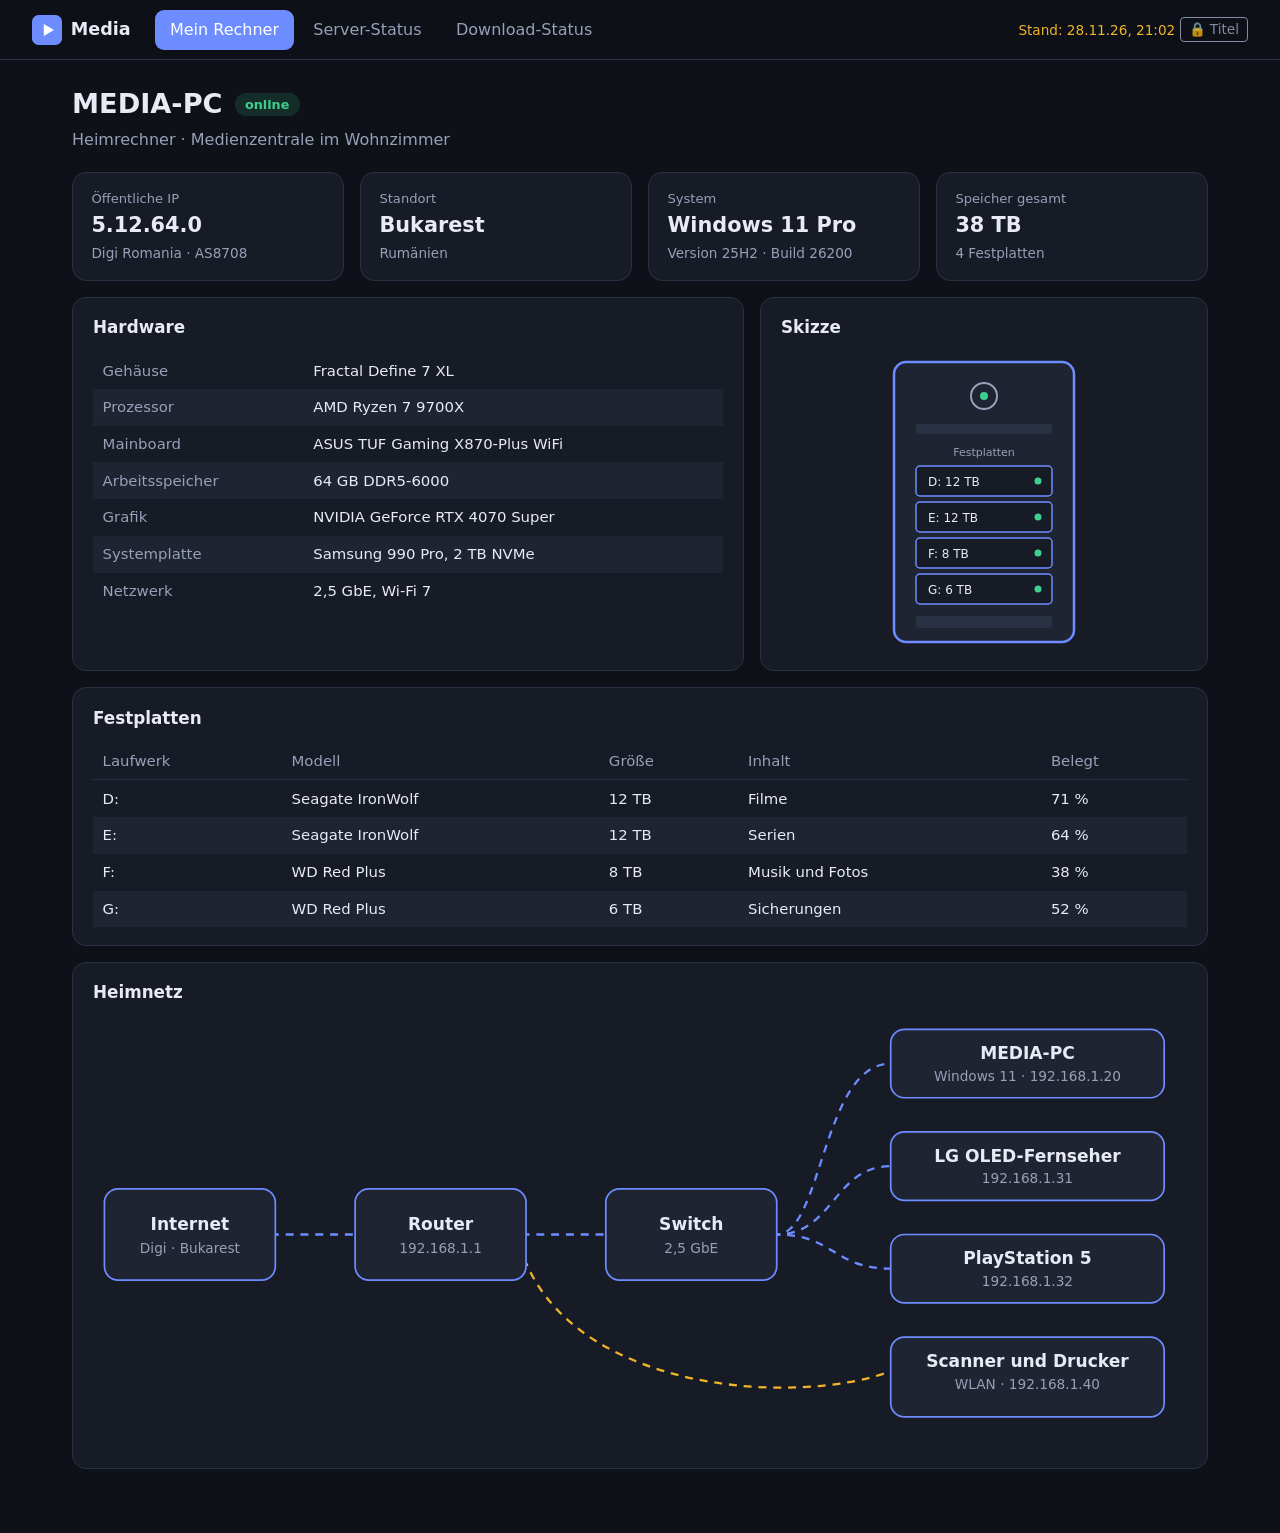
<file: media/index.html>
<!DOCTYPE html>
<html lang="de">
<head>
  <meta charset="utf-8">
  <meta name="viewport" content="width=device-width, initial-scale=1">
  <meta name="robots" content="noindex">
  <title>Media</title>
  <link rel="icon" type="image/svg+xml" href="images/icon.svg">
  <link rel="stylesheet" href="style.css?v=6">
</head>
<body>

  <header class="kopf">
    <div class="marke"><img src="images/icon.svg" alt="" width="30" height="30"><span>Media</span></div>
    <nav class="tabs" role="tablist" aria-label="Bereiche">
      <button role="tab" data-tab="rechner" aria-selected="true">Mein Rechner</button>
      <button role="tab" data-tab="server" aria-selected="false">Server-Status</button>
      <button role="tab" data-tab="downloads" aria-selected="false">Download-Status</button>
    </nav>
    <div class="stand"><span id="stand">Stand: –</span> <button type="button" id="schloss" class="schloss" title="Titel entschlüsseln">🔒 Titel</button></div>
  </header>

  <main>

    <!-- Tab 1 -->
    <section id="rechner" class="panel" role="tabpanel">
      <div class="titelzeile">
        <h1>MEDIA-PC</h1>
        <span class="pille gut">online</span>
      </div>
      <p class="unter">Heimrechner · Medienzentrale im Wohnzimmer</p>

      <div class="kacheln">
        <div class="kachel"><span>Öffentliche IP</span><strong>5.12.64.0</strong><em>Digi Romania · AS8708</em></div>
        <div class="kachel"><span>Standort</span><strong>Bukarest</strong><em>Rumänien</em></div>
        <div class="kachel"><span>System</span><strong>Windows 11 Pro</strong><em>Version 25H2 · Build 26200</em></div>
        <div class="kachel"><span>Speicher gesamt</span><strong>38 TB</strong><em>4 Festplatten</em></div>
      </div>

      <div class="spalten">
        <div class="box">
          <h2>Hardware</h2>
          <table class="daten">
            <tbody>
              <tr><th>Gehäuse</th><td>Fractal Define 7 XL</td></tr>
              <tr><th>Prozessor</th><td>AMD Ryzen 7 9700X</td></tr>
              <tr><th>Mainboard</th><td>ASUS TUF Gaming X870-Plus WiFi</td></tr>
              <tr><th>Arbeitsspeicher</th><td>64 GB DDR5-6000</td></tr>
              <tr><th>Grafik</th><td>NVIDIA GeForce RTX 4070 Super</td></tr>
              <tr><th>Systemplatte</th><td>Samsung 990 Pro, 2 TB NVMe</td></tr>
              <tr><th>Netzwerk</th><td>2,5 GbE, Wi-Fi 7</td></tr>
            </tbody>
          </table>
        </div>
        <div class="box mitte">
          <h2>Skizze</h2>
          <img src="images/rechner.svg" alt="Skizze des Rechners mit vier Festplatten">
        </div>
      </div>

      <div class="box">
        <h2>Festplatten</h2>
        <table class="daten quer">
          <thead><tr><th>Laufwerk</th><th>Modell</th><th>Größe</th><th>Inhalt</th><th>Belegt</th></tr></thead>
          <tbody>
            <tr><td>D:</td><td>Seagate IronWolf</td><td>12 TB</td><td>Filme</td><td>71 %</td></tr>
            <tr><td>E:</td><td>Seagate IronWolf</td><td>12 TB</td><td>Serien</td><td>64 %</td></tr>
            <tr><td>F:</td><td>WD Red Plus</td><td>8 TB</td><td>Musik und Fotos</td><td>38 %</td></tr>
            <tr><td>G:</td><td>WD Red Plus</td><td>6 TB</td><td>Sicherungen</td><td>52 %</td></tr>
          </tbody>
        </table>
      </div>

      <div class="box">
        <h2>Heimnetz</h2>
        <img class="breit" src="images/netzwerk.svg" alt="Netzwerkplan: Internet, Router, Switch, Rechner, Fernseher, PS5, Scanner und Drucker">
      </div>
    </section>

    <!-- Tab 2 -->
    <section id="server" class="panel" role="tabpanel" hidden>
      <div class="titelzeile"><h1>Server-Status</h1><span id="server-ampel" class="pille">…</span></div>
      <div id="auffaellig"></div>
      <div class="box"><h2>Systeme</h2><div id="systeme"></div></div>
      <div class="box"><h2>Mediaserver</h2><div id="bereiche"></div></div>
      <div class="box"><h2>Nebenjobs</h2><div id="jobs"></div></div>
      <div class="box"><h2>Downloads der letzten 12 Stunden</h2><div id="dl12"></div></div>
    </section>

    <!-- Tab 3 -->
    <section id="downloads" class="panel" role="tabpanel" hidden>
      <div class="titelzeile"><h1>Download-Status</h1></div>
      <p class="unter" id="dl-kopf"></p>
      <div class="box"><h2>Film <span id="n-film" class="zahl"></span></h2><div id="dl-film"></div></div>
      <div class="box"><h2>TV <span id="n-tv" class="zahl"></span></h2><div id="dl-tv"></div></div>
      <div class="box"><h2>Sonstige Downloads</h2><div id="dl-sonst"></div></div>
      <div class="box"><h2>Speicher</h2><div id="speicher"></div></div>
    </section>

  </main>

  <script src="app.js?v=6"></script>
</body>
</html>
</file>
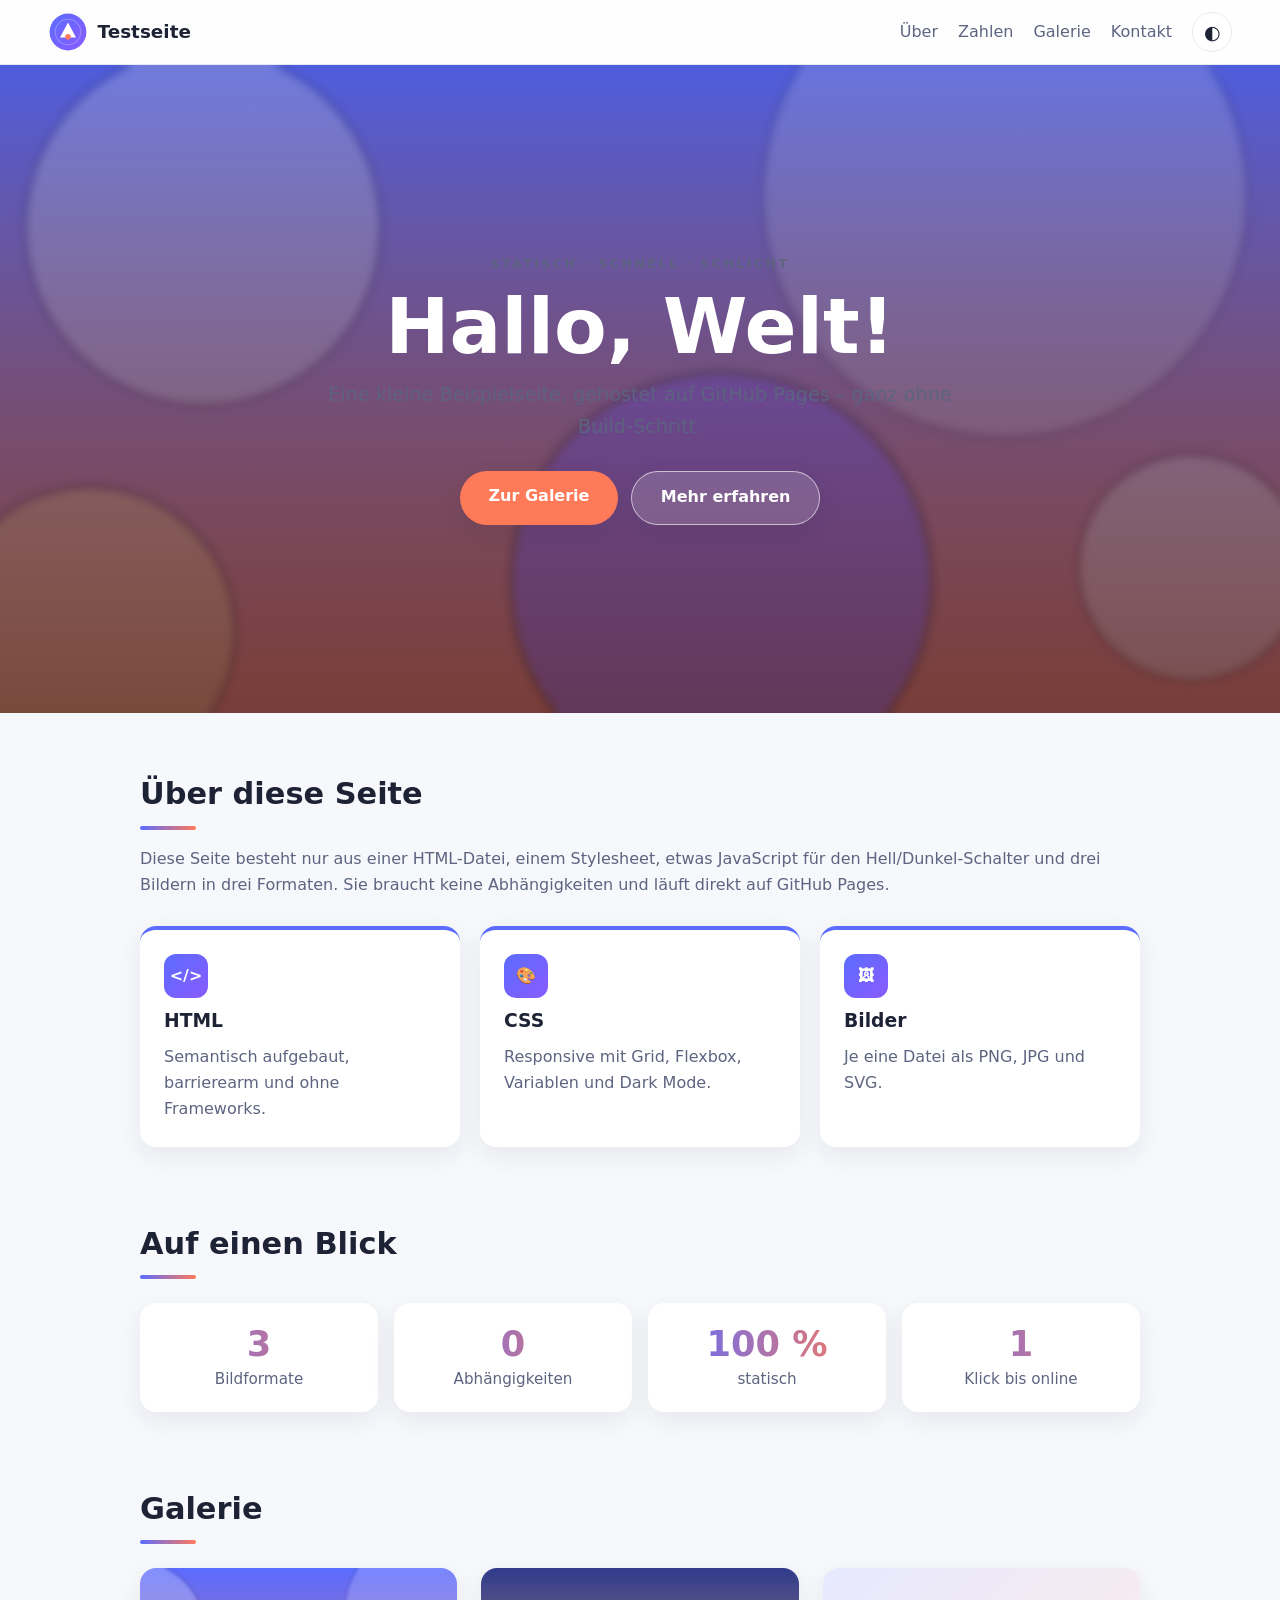
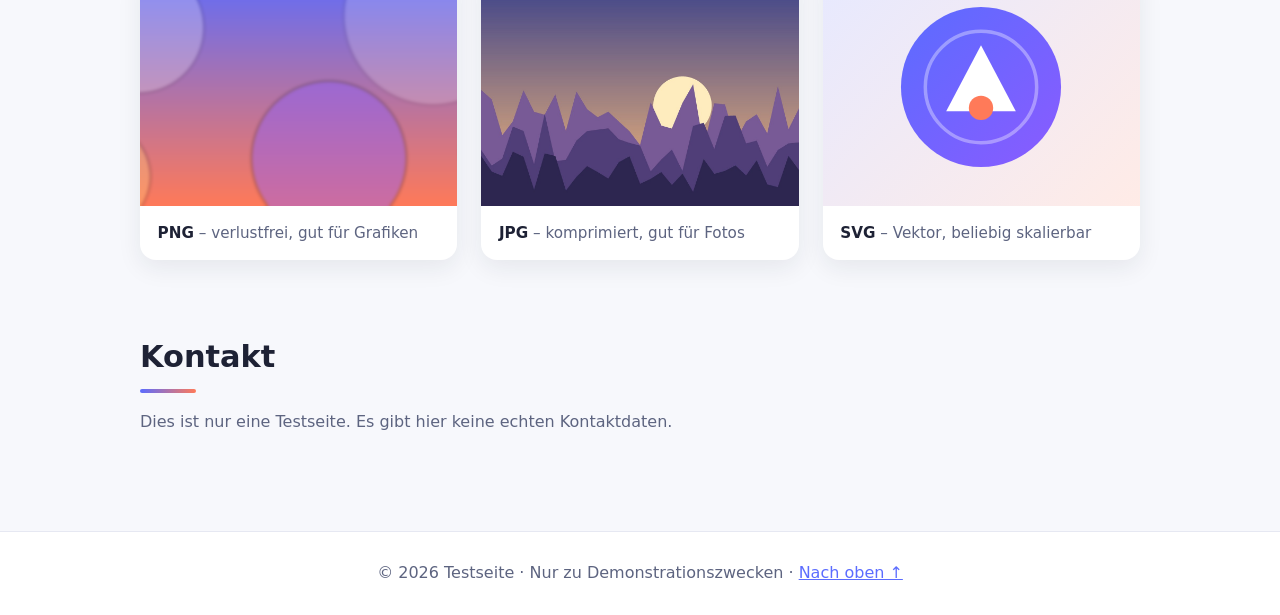
<file: testwebseite/index.html>
<!DOCTYPE html>
<html lang="de">
<head>
  <meta charset="utf-8">
  <meta name="viewport" content="width=device-width, initial-scale=1">
  <title>Testseite – GitHub Pages</title>
  <meta name="description" content="Einfache Testseite mit PNG, JPG, SVG, HTML und CSS.">
  <meta name="color-scheme" content="light dark">
  <link rel="icon" type="image/svg+xml" href="images/logo.svg">
  <link rel="stylesheet" href="style.css">
  <script>
    // Theme vor dem Rendern setzen, damit nichts flackert
    (function () {
      var t = localStorage.getItem("theme");
      if (t) document.documentElement.setAttribute("data-theme", t);
    })();
  </script>
</head>
<body>

  <a class="skip" href="#inhalt">Zum Inhalt springen</a>

  <header class="site-header">
    <a class="brand" href="#top">
      <img src="images/logo.svg" alt="" width="40" height="40">
      <span>Testseite</span>
    </a>
    <nav aria-label="Hauptnavigation">
      <a href="#ueber">Über</a>
      <a href="#zahlen">Zahlen</a>
      <a href="#galerie">Galerie</a>
      <a href="#kontakt">Kontakt</a>
      <button id="theme-toggle" class="theme-toggle" type="button" aria-label="Hell/Dunkel umschalten">
        <span aria-hidden="true">◐</span>
      </button>
    </nav>
  </header>

  <main id="inhalt">

    <section id="top" class="hero">
      <img class="hero-img" src="images/hero.png" alt="">
      <div class="hero-overlay"></div>
      <div class="hero-text">
        <p class="eyebrow">Statisch · Schnell · Schlicht</p>
        <h1>Hallo, Welt!</h1>
        <p class="lead">Eine kleine Beispielseite, gehostet auf GitHub Pages – ganz ohne Build-Schritt.</p>
        <div class="hero-actions">
          <a class="button" href="#galerie">Zur Galerie</a>
          <a class="button ghost" href="#ueber">Mehr erfahren</a>
        </div>
      </div>
    </section>

    <section id="ueber" class="container reveal">
      <h2>Über diese Seite</h2>
      <p>
        Diese Seite besteht nur aus einer HTML-Datei, einem Stylesheet, etwas
        JavaScript für den Hell/Dunkel-Schalter und drei Bildern in drei Formaten.
        Sie braucht keine Abhängigkeiten und läuft direkt auf GitHub Pages.
      </p>
      <div class="cards">
        <article class="card"><span class="icon" aria-hidden="true">&lt;/&gt;</span><h3>HTML</h3><p>Semantisch aufgebaut, barrierearm und ohne Frameworks.</p></article>
        <article class="card"><span class="icon" aria-hidden="true">🎨</span><h3>CSS</h3><p>Responsive mit Grid, Flexbox, Variablen und Dark Mode.</p></article>
        <article class="card"><span class="icon" aria-hidden="true">🖼</span><h3>Bilder</h3><p>Je eine Datei als PNG, JPG und SVG.</p></article>
      </div>
    </section>

    <section id="zahlen" class="container reveal">
      <h2>Auf einen Blick</h2>
      <ul class="stats">
        <li><strong>3</strong><span>Bildformate</span></li>
        <li><strong>0</strong><span>Abhängigkeiten</span></li>
        <li><strong>100 %</strong><span>statisch</span></li>
        <li><strong>1</strong><span>Klick bis online</span></li>
      </ul>
    </section>

    <section id="galerie" class="container reveal">
      <h2>Galerie</h2>
      <div class="gallery">
        <figure>
          <img src="images/hero.png" alt="Abstrakter Farbverlauf mit Kreisen (PNG)" loading="lazy">
          <figcaption><b>PNG</b> – verlustfrei, gut für Grafiken</figcaption>
        </figure>
        <figure>
          <img src="images/landschaft.jpg" alt="Stilisierte Berglandschaft bei Sonnenuntergang (JPG)" loading="lazy">
          <figcaption><b>JPG</b> – komprimiert, gut für Fotos</figcaption>
        </figure>
        <figure>
          <img src="images/logo.svg" alt="Logo als Vektorgrafik (SVG)" loading="lazy" class="svg-img">
          <figcaption><b>SVG</b> – Vektor, beliebig skalierbar</figcaption>
        </figure>
      </div>
    </section>

    <section id="kontakt" class="container reveal">
      <h2>Kontakt</h2>
      <p>Dies ist nur eine Testseite. Es gibt hier keine echten Kontaktdaten.</p>
    </section>

  </main>

  <footer class="site-footer">
    <p>© 2026 Testseite · Nur zu Demonstrationszwecken · <a href="#top">Nach oben ↑</a></p>
  </footer>

  <script src="script.js"></script>
</body>
</html>
</file>
<file: media/style.css>
:root {
  --bg: #0e1118;
  --flaeche: #171b26;
  --flaeche2: #1f2433;
  --linie: #2b3144;
  --text: #e8ebf4;
  --blass: #98a0b8;
  --akzent: #6d8cff;
  --gut: #3ecf8e;
  --warn: #f0b429;
  --schlecht: #ff6b6b;
  --radius: 14px;
}

* { box-sizing: border-box; }

html, body { height: 100%; }

body {
  margin: 0;
  background: var(--bg);
  color: var(--text);
  font-family: system-ui, -apple-system, "Segoe UI", Roboto, sans-serif;
  line-height: 1.5;
  display: flex;
  flex-direction: column;
}

/* Kopf */
.kopf {
  position: sticky;
  top: 0;
  z-index: 5;
  display: flex;
  align-items: center;
  gap: 1.5rem;
  padding: .6rem clamp(1rem, 3vw, 2rem);
  background: rgba(14, 17, 24, .92);
  backdrop-filter: blur(10px);
  border-bottom: 1px solid var(--linie);
  flex-wrap: wrap;
}

.marke { display: flex; align-items: center; gap: .55rem; font-weight: 700; font-size: 1.1rem; }

.tabs { display: flex; gap: .25rem; flex: 1; flex-wrap: wrap; }

.tabs button {
  padding: .5rem .95rem;
  border: 0;
  border-radius: 9px;
  background: none;
  color: var(--blass);
  font: inherit;
  font-weight: 500;
  cursor: pointer;
  transition: background .15s, color .15s;
}
.tabs button:hover { color: var(--text); background: var(--flaeche); }
.tabs button[aria-selected="true"] { color: #fff; background: var(--akzent); }
.tabs button:focus-visible { outline: 2px solid var(--akzent); outline-offset: 2px; }

.stand { color: var(--blass); font-size: .85rem; white-space: nowrap; }
.stand.alt, .stand .alt { color: var(--warn); }
.schloss { background: none; border: 0; color: var(--blass); opacity: .85; cursor: pointer; font: inherit; padding: .1rem .5rem; border: 1px solid var(--blass); border-radius: 4px; font-size: .85rem; }
.schloss:hover { opacity: .9; }
.pw { width: 7rem; background: transparent; border: 1px solid var(--blass); border-radius: 4px; color: inherit; font: inherit; padding: .1rem .35rem; }
.pw.falsch { border-color: var(--schlecht); }

/* Inhalt */
main { flex: 1; display: flex; flex-direction: column; min-height: 0; }

.panel {
  width: min(1200px, 100%);
  margin: 0 auto;
  padding: 1.5rem clamp(1rem, 3vw, 2rem) 3rem;
}
.panel[hidden] { display: none; }

.titelzeile { display: flex; align-items: center; gap: .75rem; margin-bottom: .2rem; }
h1 { margin: 0; font-size: 1.7rem; }
h2 { margin: 0 0 .75rem; font-size: 1.05rem; }
.unter { margin: 0 0 1.25rem; color: var(--blass); }
.zahl { color: var(--blass); font-weight: 400; }

.pille {
  padding: .1rem .65rem;
  border-radius: 999px;
  font-size: .8rem;
  font-weight: 600;
  background: var(--flaeche2);
  color: var(--blass);
}
.pille.gut { background: rgba(62, 207, 142, .15); color: var(--gut); }
.pille.schlecht { background: rgba(255, 107, 107, .15); color: var(--schlecht); }

.kacheln {
  display: grid;
  grid-template-columns: repeat(auto-fit, minmax(210px, 1fr));
  gap: 1rem;
  margin-bottom: 1rem;
}
.kachel {
  display: flex;
  flex-direction: column;
  padding: 1rem 1.15rem;
  background: var(--flaeche);
  border: 1px solid var(--linie);
  border-radius: var(--radius);
}
.kachel span { color: var(--blass); font-size: .82rem; }
.kachel strong { font-size: 1.3rem; margin: .1rem 0; }
.kachel em { color: var(--blass); font-style: normal; font-size: .85rem; }

.spalten { display: grid; grid-template-columns: 3fr 2fr; gap: 1rem; }

.box {
  margin-bottom: 1rem;
  padding: 1.1rem 1.25rem;
  background: var(--flaeche);
  border: 1px solid var(--linie);
  border-radius: var(--radius);
  overflow-x: auto;
}
.box.mitte img { display: block; margin: 0 auto; max-height: 300px; }
.box img.breit { display: block; width: 100%; height: auto; }

/* Tabellen */
.daten { width: 100%; border-collapse: collapse; font-size: .93rem; }
.daten th, .daten td { padding: .45rem .6rem; text-align: left; vertical-align: top; }
.daten tbody th { color: var(--blass); font-weight: 500; white-space: nowrap; }
.daten thead th {
  color: var(--blass);
  font-weight: 500;
  border-bottom: 1px solid var(--linie);
  white-space: nowrap;
}
.daten tbody tr:nth-child(even) td,
.daten tbody tr:nth-child(even) th { background: var(--flaeche2); }
.daten .r { text-align: right; white-space: nowrap; }
.daten .titel { font-weight: 600; white-space: nowrap; }
.daten tbody tr.gruppe td {
  padding-top: .8rem;
  background: none;
  color: var(--akzent);
  font-weight: 600;
  font-size: .85rem;
  border-bottom: 1px solid var(--linie);
}
.daten .warn { color: var(--schlecht); font-weight: 600; }
.leer { margin: 0; color: var(--blass); }

.punkt { display: inline-block; width: .6em; height: .6em; margin-right: .45em; border-radius: 50%; background: var(--gut); }
.punkt.aus { background: var(--schlecht); }

.balken { height: 6px; margin-top: .3rem; border-radius: 3px; background: var(--linie); overflow: hidden; min-width: 90px; }
.balken i { display: block; height: 100%; background: var(--akzent); }

.hinweis {
  margin-bottom: 1rem;
  padding: .75rem 1rem;
  border-radius: var(--radius);
  background: rgba(240, 180, 41, .1);
  border: 1px solid rgba(240, 180, 41, .4);
}
.hinweis ul { margin: .3rem 0 0; padding-left: 1.2rem; }

@media (max-width: 760px) {
  .spalten { grid-template-columns: 1fr; }
  .stand { width: 100%; }
}
</file>
<file: testwebseite/style.css>
:root {
  --bg: #f7f8fc;
  --surface: #ffffff;
  --text: #1e2235;
  --muted: #5d6480;
  --border: #e6e8f2;
  --primary: #5b6cff;
  --accent: #ff7a59;
  --radius: 16px;
  --shadow: 0 8px 24px rgba(30, 34, 53, .08);
  --header-bg: rgba(255, 255, 255, .85);
}

@media (prefers-color-scheme: dark) {
  :root:not([data-theme="light"]) {
    --bg: #12141f;
    --surface: #1b1e2e;
    --text: #eceefb;
    --muted: #a3a9c6;
    --border: #2b2f45;
    --primary: #8591ff;
    --shadow: 0 8px 24px rgba(0, 0, 0, .35);
    --header-bg: rgba(18, 20, 31, .85);
  }
}

:root[data-theme="dark"] {
  --bg: #12141f;
  --surface: #1b1e2e;
  --text: #eceefb;
  --muted: #a3a9c6;
  --border: #2b2f45;
  --primary: #8591ff;
  --shadow: 0 8px 24px rgba(0, 0, 0, .35);
  --header-bg: rgba(18, 20, 31, .85);
}

* { box-sizing: border-box; }

html { scroll-behavior: smooth; scroll-padding-top: 4.5rem; }

body {
  margin: 0;
  font-family: system-ui, -apple-system, "Segoe UI", Roboto, sans-serif;
  line-height: 1.65;
  color: var(--text);
  background: var(--bg);
  transition: background .3s, color .3s;
}

img { max-width: 100%; display: block; }
a { color: var(--primary); }

.skip {
  position: absolute;
  left: -999px;
  top: .5rem;
  padding: .5rem 1rem;
  background: var(--primary);
  color: #fff;
  border-radius: 8px;
  z-index: 100;
}
.skip:focus { left: .5rem; }

:focus-visible { outline: 3px solid var(--accent); outline-offset: 3px; border-radius: 6px; }

/* Header */
.site-header {
  position: sticky;
  top: 0;
  z-index: 10;
  display: flex;
  align-items: center;
  justify-content: space-between;
  padding: .75rem clamp(1rem, 5vw, 3rem);
  background: var(--header-bg);
  backdrop-filter: blur(10px);
  border-bottom: 1px solid var(--border);
}

.brand {
  display: flex;
  align-items: center;
  gap: .6rem;
  font-weight: 700;
  font-size: 1.15rem;
  color: var(--text);
  text-decoration: none;
}

.site-header nav { display: flex; align-items: center; gap: 1.25rem; }
.site-header nav a {
  color: var(--muted);
  text-decoration: none;
  font-weight: 500;
  transition: color .2s;
}
.site-header nav a:hover { color: var(--primary); }

.theme-toggle {
  width: 40px;
  height: 40px;
  border-radius: 50%;
  border: 1px solid var(--border);
  background: var(--surface);
  color: var(--text);
  font-size: 1.2rem;
  cursor: pointer;
  transition: transform .3s, border-color .2s;
}
.theme-toggle:hover { transform: rotate(180deg); border-color: var(--primary); }

/* Hero */
.hero {
  position: relative;
  min-height: 72vh;
  display: grid;
  place-items: center;
  overflow: hidden;
  color: #fff;
  text-align: center;
  isolation: isolate;
}

.hero-img {
  position: absolute;
  inset: 0;
  width: 100%;
  height: 100%;
  object-fit: cover;
  z-index: -2;
  animation: zoom 24s ease-in-out infinite alternate;
}

.hero-overlay {
  position: absolute;
  inset: 0;
  z-index: -1;
  background: linear-gradient(180deg, rgba(10, 12, 30, .15), rgba(10, 12, 30, .55));
}

@keyframes zoom { to { transform: scale(1.08); } }

.hero-text {
  padding: 2rem 1.5rem;
  max-width: 700px;
  animation: rise .9s ease both;
}

@keyframes rise {
  from { opacity: 0; transform: translateY(24px); }
  to { opacity: 1; transform: none; }
}

.eyebrow {
  margin: 0 0 .75rem;
  text-transform: uppercase;
  letter-spacing: .18em;
  font-size: .8rem;
  font-weight: 600;
  opacity: .9;
}

.hero-text h1 {
  margin: 0 0 .75rem;
  font-size: clamp(2.6rem, 8vw, 4.8rem);
  line-height: 1.05;
}

.lead { margin: 0 0 1.75rem; font-size: 1.2rem; opacity: .95; }

.hero-actions { display: flex; flex-wrap: wrap; gap: .8rem; justify-content: center; }

.button {
  display: inline-block;
  padding: .8rem 1.8rem;
  border-radius: 999px;
  background: var(--accent);
  color: #fff;
  font-weight: 600;
  text-decoration: none;
  box-shadow: var(--shadow);
  transition: transform .2s, background .2s;
}
.button:hover { background: #ff6238; transform: translateY(-2px); }
.button.ghost {
  background: rgba(255, 255, 255, .15);
  border: 1px solid rgba(255, 255, 255, .6);
  backdrop-filter: blur(6px);
}
.button.ghost:hover { background: rgba(255, 255, 255, .28); }

/* Sections */
.container {
  width: min(1000px, 100% - 2rem);
  margin: 0 auto;
  padding: 3.5rem 0 1rem;
}

h2 { margin: 0 0 1rem; font-size: 1.9rem; }
h2::after {
  content: "";
  display: block;
  width: 56px;
  height: 4px;
  margin-top: .4rem;
  border-radius: 2px;
  background: linear-gradient(90deg, var(--primary), var(--accent));
}

p { color: var(--muted); }

.cards {
  display: grid;
  grid-template-columns: repeat(auto-fit, minmax(220px, 1fr));
  gap: 1.25rem;
  margin-top: 1.75rem;
}

.card {
  padding: 1.5rem;
  background: var(--surface);
  border-radius: var(--radius);
  box-shadow: var(--shadow);
  border-top: 4px solid var(--primary);
  transition: transform .2s;
}
.card:hover { transform: translateY(-4px); }
.card h3 { margin: .5rem 0 .4rem; }
.card p { margin: 0; }
.icon {
  display: grid;
  place-items: center;
  width: 44px;
  height: 44px;
  border-radius: 12px;
  background: linear-gradient(135deg, var(--primary), #8a5bff);
  color: #fff;
  font-weight: 700;
  font-size: 1rem;
}

/* Zahlen */
.stats {
  list-style: none;
  margin: 1.5rem 0 0;
  padding: 0;
  display: grid;
  grid-template-columns: repeat(auto-fit, minmax(150px, 1fr));
  gap: 1rem;
}
.stats li {
  padding: 1.25rem 1rem;
  text-align: center;
  background: var(--surface);
  border-radius: var(--radius);
  box-shadow: var(--shadow);
}
.stats strong {
  display: block;
  font-size: 2.2rem;
  line-height: 1.2;
  background: linear-gradient(90deg, var(--primary), var(--accent));
  -webkit-background-clip: text;
  background-clip: text;
  color: transparent;
}
.stats span { color: var(--muted); font-size: .95rem; }

/* Galerie */
.gallery {
  display: grid;
  grid-template-columns: repeat(auto-fit, minmax(260px, 1fr));
  gap: 1.5rem;
  margin-top: 1.5rem;
}

figure {
  margin: 0;
  background: var(--surface);
  border-radius: var(--radius);
  box-shadow: var(--shadow);
  overflow: hidden;
}

figure img {
  width: 100%;
  aspect-ratio: 4 / 3;
  object-fit: cover;
  transition: transform .4s;
}
figure:hover img { transform: scale(1.04); }

figure img.svg-img {
  object-fit: contain;
  padding: 2rem;
  background: linear-gradient(135deg, rgba(91, 108, 255, .15), rgba(255, 122, 89, .15));
}

figcaption { padding: .9rem 1.1rem; font-size: .95rem; color: var(--muted); }
figcaption b { color: var(--text); }

/* Einblenden */
.reveal { opacity: 0; transform: translateY(24px); transition: opacity .7s, transform .7s; }
.reveal.visible { opacity: 1; transform: none; }

/* Footer */
.site-footer {
  margin-top: 4rem;
  padding: 1.75rem 1rem;
  text-align: center;
  background: var(--surface);
  border-top: 1px solid var(--border);
}
.site-footer p { margin: 0; }

@media (max-width: 640px) {
  .site-header nav { gap: .7rem; font-size: .9rem; }
  .brand span { display: none; }
}

@media (prefers-reduced-motion: reduce) {
  * { animation: none !important; transition: none !important; }
  .reveal { opacity: 1; transform: none; }
}
</file>
